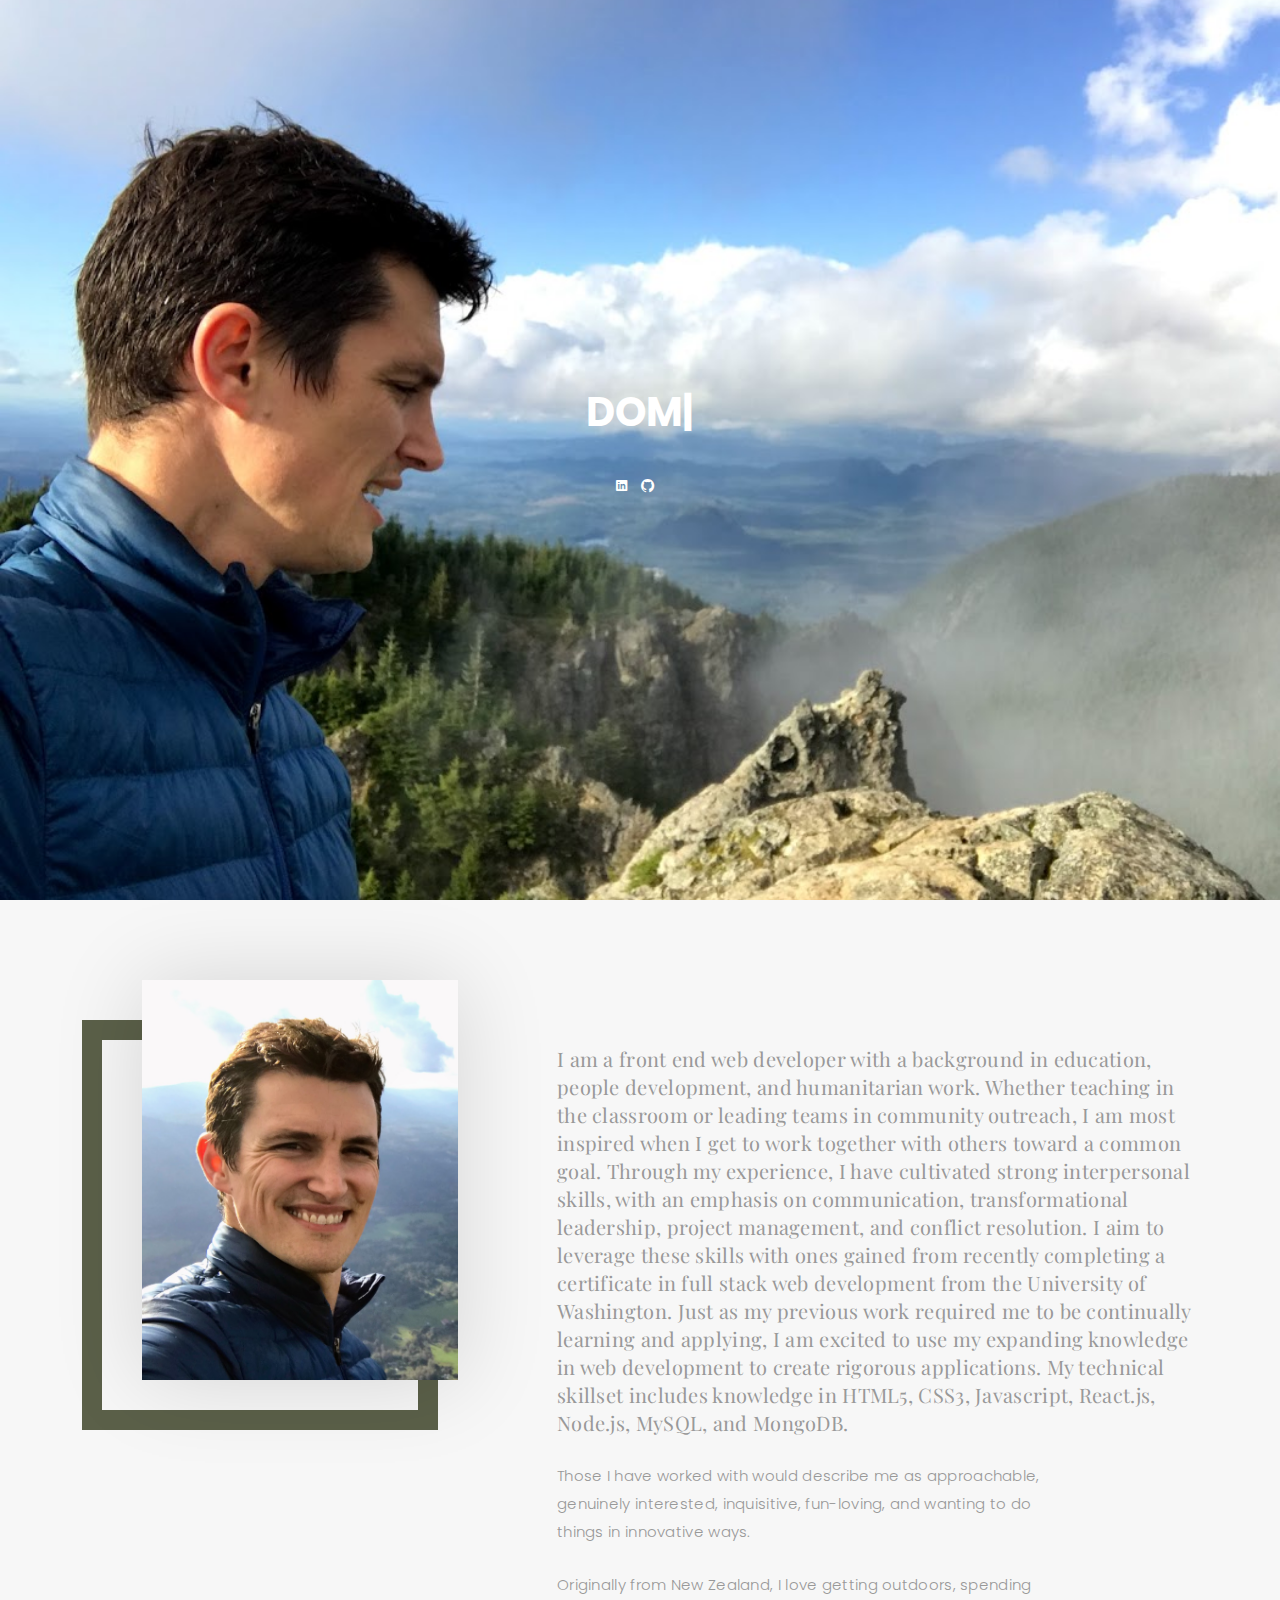
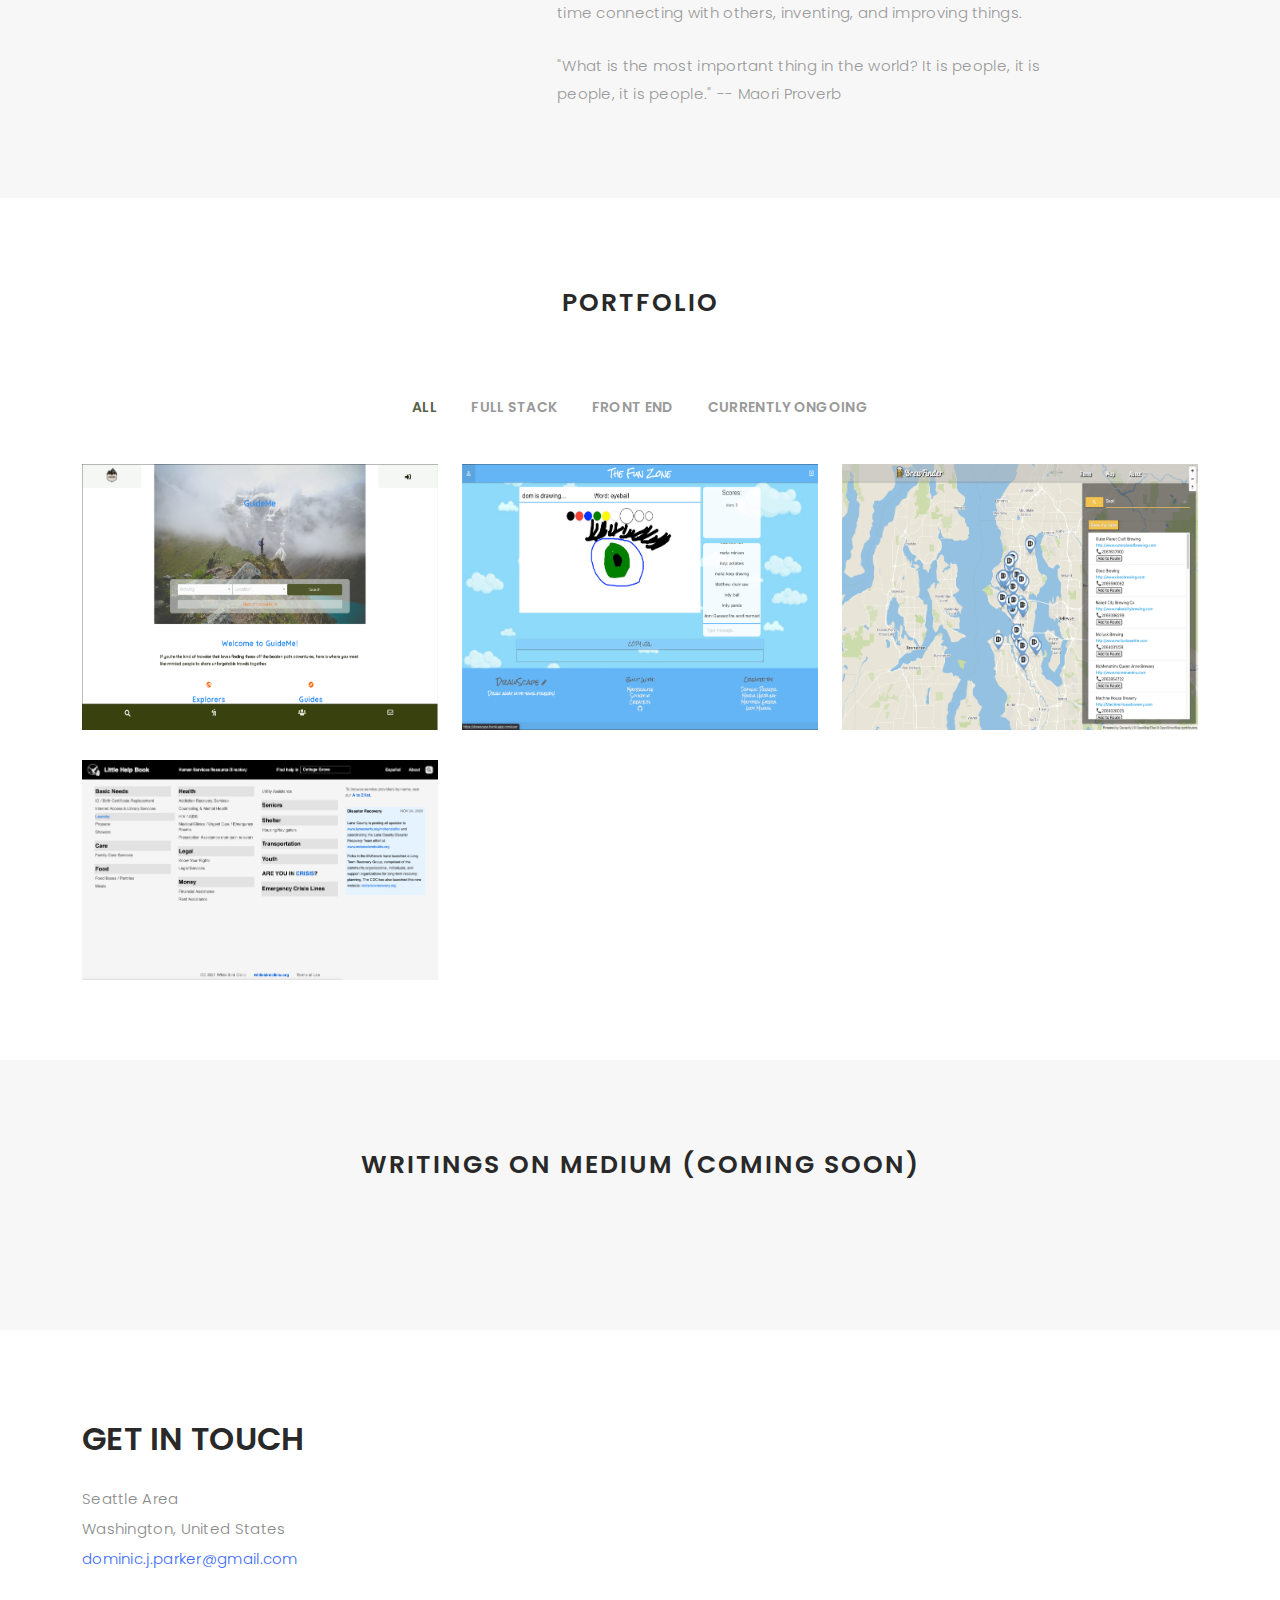
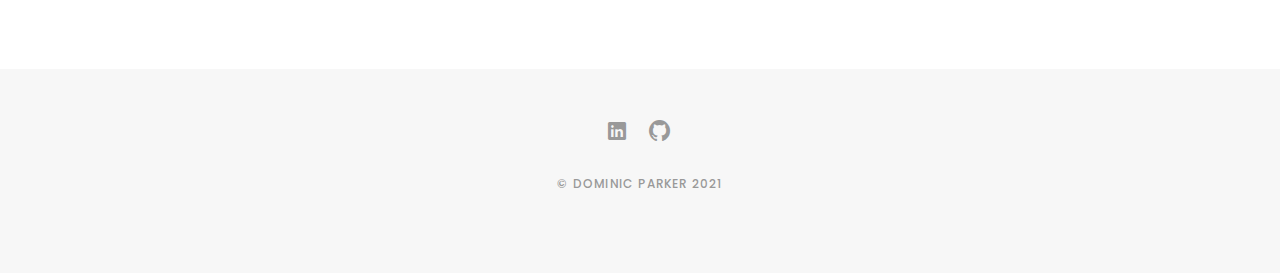
<file: index.html>
<!DOCTYPE html>
<html lang="en">

<head>
  <meta charset="utf-8">
  <meta content="width=device-width, initial-scale=1.0" name="viewport">

  <title>domjparker Portfolio</title>
  <meta content="" name="description">
  <meta content="" name="keywords">

  <!-- Favicons -->
  <link href="assets/img/IMG_8957-removebg-preview copy.png" rel="icon">
  <link href="assets/img/apple-touch-icon.png" rel="apple-touch-icon">

  <!-- Google Fonts -->
  <link href="https://fonts.googleapis.com/css?family=Poppins:300,300i,400,400i,500,500i,600,600i,700,700i|Playfair+Display:400,400i,500,500i,600,600i,700,700i,900,900i" rel="stylesheet">

  <!-- Vendor CSS Files -->
  <link href="assets/vendor/bootstrap/css/bootstrap.min.css" rel="stylesheet">
  <link href="assets/vendor/hover/hover.min.css" rel="stylesheet">
  <link href="assets/vendor/ionicons/css/ionicons.min.css" rel="stylesheet">
  <link href="assets/vendor/boxicons/css/boxicons.min.css" rel="stylesheet">
  <link href="assets/vendor/venobox/venobox.css" rel="stylesheet">
  <link href="assets/vendor/owl.carousel/assets/owl.carousel.min.css" rel="stylesheet">

  <!-- Template Main CSS File -->
  <link href="assets/css/style.css" rel="stylesheet">

  <!-- =======================================================
  * Template Name: Folio - v3.0.0
  * Template URL: https://bootstrapmade.com/folio-bootstrap-portfolio-template/
  * Author: BootstrapMade.com
  * License: https://bootstrapmade.com/license/
  ======================================================== -->
</head>

<body>

  <!-- ======= Navbar ======= -->
  <nav id="main-nav">
    <div class="container d-lg-flex justify-content-between align-items-center">

      <div class="d-flex justify-content-between">
        <div class="logo me-auto">
          <a href="index.html"><img src="assets/img/IMG_8957-removebg-preview copy.png" alt="profile image"></a>
        </div>
        <!-- <h1>Dominic Parker</h1> -->
        <div class="responsive"><i data-icon="m" class="ion-navicon-round"></i></div>
      </div>

      <ul class="nav-menu list-unstyled">
        <li><a href="index.html" class="smoothScroll">Home</a></li>
        <li><a href="#about" class="smoothScroll">About</a></li>
        <li><a href="#portfolio" class="smoothScroll">Portfolio</a></li>
        <li><a href="#journal" class="smoothScroll">Writings on Medium</a></li>
        <li><a href="#contact" class="smoothScroll">Contact</a></li>
      </ul>

    </div>
  </nav><!-- End Navbar -->

  <!-- ======= Hero Section ======= -->
  <div id="hero" class="home">

    <div class="container">
      <div class="hero-content">
        <h1><span class="typed"></span></h1>
        <p class="typed-items" data-typed-person="Dominic Parker"></p>
        <ul class="list-unstyled list-social">
          <li><a href="https://www.linkedin.com/in/dominic-j-parker/"><i class="ion-social-linkedin"></i></a></li>
          <li><a href="https://github.com/domjparker"><i class="ion-social-github"></i></a></li>
        </ul>
      </div>
    </div>
  </div><!-- End Hero -->

  <main id="main">

    <!-- ======= About Section ======= -->
    <div id="about" class="paddsection">
      <div class="container">
        <div class="row justify-content-between">

          <div class="col-lg-4">
            <div class="div-img-bg">
              <div class="about-img">
                <img src="assets/img/IMG_8957_closeup.jpg" class="img-responsive" alt="me">
              </div>
            </div>
          </div>

          <div class="col-lg-7">
            <div class="about-descr">

              <p class="p-heading">I am a front end web developer with a background in education, people development, and humanitarian work. Whether teaching in the classroom or leading teams in community outreach, I am most inspired when I get to work together with others toward a common goal. Through my experience, I have cultivated strong interpersonal skills, with an emphasis on communication, transformational leadership, project management, and conflict resolution. I aim to leverage these skills with ones gained from recently completing a certificate in full stack web development from the University of Washington. Just as my previous work required me to be continually learning and applying, I am excited to use my expanding knowledge in web development to create rigorous applications. My technical skillset includes knowledge in HTML5, CSS3, Javascript, React.js, Node.js, MySQL, and MongoDB.
              </p>
              <p class="separator">Those I have worked with would describe me as approachable, genuinely interested, inquisitive, fun-loving, and wanting to do things in innovative ways.
              </p>
              <p class="separator"> Originally from New Zealand, I love getting outdoors, spending time connecting with others, inventing, and improving things.
              </p>
              <p class="separator">"What is the most important thing in the world? It is people, it is people, it is people." -- Maori Proverb
              </p>

            </div>

          </div>
        </div>
      </div>
    </div><!-- End About Section -->

    <!-- ======= Services Section ======= -->
    <!-- <div id="services">
      <div class="container">

        <div class="services-carousel owl-theme">

          <div class="services-block">

            <i class="ion-ios-browsers-outline"></i>
            <span>UI/UX DESIGN</span>
            <p class="separator">To an English person, it will seem like simplified English,told me what </p>

          </div>

          <div class="services-block">

            <i class="ion-ios-lightbulb-outline"></i>
            <span>BRAND IDENTITY</span>
            <p class="separator">To an English person, it will seem like simplified English,told me what </p>

          </div>

          <div class="services-block">

            <i class="ion-ios-color-wand-outline"></i>
            <span>WEB DESIGN</span>
            <p class="separator">To an English person, it will seem like simplified English,told me what </p>

          </div>

          <div class="services-block">

            <i class="ion-social-android-outline"></i>
            <span>MOBILE APPS</span>
            <p class="separator">To an English person, it will seem like simplified English,told me what </p>

          </div>

          <div class="services-block">

            <i class="ion-ios-analytics-outline"></i>
            <span>Analytics</span>
            <p class="separator">To an English person, it will seem like simplified English,told me what </p>

          </div>

          <div class="services-block">

            <i class="ion-ios-camera-outline"></i>
            <span>PHOTOGRAPHY</span>
            <p class="separator">To an English person, it will seem like simplified English,told me what </p>

          </div>

        </div>

      </div>

    </div> -->
    <!-- End Services Section -->

    <!-- ======= Portfolio Section ======= -->
    <div id="portfolio" class="paddsection">

      <div class="container">
        <div class="section-title text-center">
          <h2>Portfolio</h2>
        </div>
      </div>

      <div class="container">

        <div class="row">
          <div class="col-lg-12 d-flex justify-content-center">
            <ul id="portfolio-flters">
              <li data-filter="*" class="filter-active">All</li>
              <li data-filter=".filter-full-stack">Full Stack</li>
              <li data-filter=".filter-front-end">Front End</li>
              <li data-filter=".filter-currently-ongoing">Currently Ongoing</li>
              <!-- <li data-filter=".filter-web">Web</li> -->
            </ul>
          </div>
        </div>

        <div class="row portfolio-container">

          <div class="col-lg-4 col-md-6 portfolio-item filter-full-stack">
            <img src="assets/img/portfolio/GuideMe.png" class="img-fluid" alt="GuideMe image">
            <div class="portfolio-info">
              <h4>GuideMe</h4>
              <p>Full Stack MERN application enabling explorers and guides to connect so that more people can enjoy the outdoors.</p>
              <p></p>
              <a href="https://guidemedimma.herokuapp.com/" data-gall="portfolioGallery" class="preview-link" title="application"><i class="bx bx-link-external"></i></a>
              <a href="https://github.com/domjparker/GuideMe-FE.git" class="details-link" title="github repo"><i class="bx bxl-github"></i></a>
            </div>
          </div>
          
          <div class="col-lg-4 col-md-6 portfolio-item filter-full-stack">
            <img src="assets/img/portfolio/DrawScape.png" class="img-fluid" alt="DrawScape image">
            <div class="portfolio-info">
              <h4>DrawScape</h4>
              <p>Full Stack application built using Handlebars, Socket.io, and MySQL. Allows users to draw online in a fun, game environment, while real-time messaging with friends and family.</p>
              <p>"Honestly, this is one of the better projects I've seen [from bootcamp participants]. You really knocked it out of the park." --Grader</p>
              <a href="https://drawscape.herokuapp.com/" data-gall="portfolioGallery" class="preview-link" title="application"><i class="bx bx-link-external"></i></a>
              <a href="https://github.com/domjparker/DrawScape.git" class="details-link" title="github repo"><i class="bx bxl-github"></i></a>
            </div>
          </div>

          <div class="col-lg-4 col-md-6 portfolio-item filter-front-end">
            <img src="assets/img/portfolio/brewfinder.png" class="img-fluid" alt="BrewFinder image">
            <div class="portfolio-info">
              <h4>BrewFinder</h4>
              <p>Front end application built using Materialize and Open Street Map. Integrates a brewery API and a mapping API so that you can find brewery establishments across the U.S.</p>
              <a href="https://domjparker.github.io/brewfinder/" data-gall="portfolioGallery" class="preview-link" title="application"><i class="bx bx-link-external"></i></a>
              <a href="https://github.com/domjparker/brewfinder.git" class="details-link" title="github repo"><i class="bx bxl-github"></i></a>
            </div>
          </div>

          <div class="col-lg-4 col-md-6 portfolio-item filter-currently-ongoing">
            <img src="assets/img/portfolio/LittleHelpBook.png" class="img-fluid" alt="Little Help Book image">
            <div class="portfolio-info">
              <h4>Little Help Book</h4>
              <p>Community driven project made collaboratively with volunteers from the Open Eugene Brigade of Code For America. Provides a digital resource of social services compiled by White Bird Clinic.</p>
              <a href="https://little-help-book.netlify.app/table-of-contents-style-homepage/index.html" data-gall="portfolioGallery" class="preview-link" title="application"><i class="bx bx-link-external"></i></a>
              <a href="https://github.com/OpenEugene/little-help-book-web" class="details-link" title="github repo"><i class="bx bxl-github"></i></a>
            </div>
          </div>

          <!-- <div class="col-lg-4 col-md-6 portfolio-item filter-card">
            <img src="assets/img/portfolio/portfolio-4.jpg" class="img-fluid" alt="">
            <div class="portfolio-info">
              <h4>Card 2</h4>
              <p>Card</p>
              <a href="assets/img/portfolio/portfolio-4.jpg" data-gall="portfolioGallery" class="preview-link" title="Card 2"><i class="bx bx-plus"></i></a>
              <a href="portfolio-details.html" class="details-link" title="More Details"><i class="bx bx-link"></i></a>
            </div>
          </div>

          <div class="col-lg-4 col-md-6 portfolio-item filter-web">
            <img src="assets/img/portfolio/portfolio-5.jpg" class="img-fluid" alt="">
            <div class="portfolio-info">
              <h4>Web 2</h4>
              <p>Web</p>
              <a href="assets/img/portfolio/portfolio-5.jpg" data-gall="portfolioGallery" class="venobox preview-link" title="Web 2"><i class="bx bx-plus"></i></a>
              <a href="portfolio-details.html" class="details-link" title="More Details"><i class="bx bx-link"></i></a>
            </div>
          </div>

          <div class="col-lg-4 col-md-6 portfolio-item filter-app">
            <img src="assets/img/portfolio/portfolio-6.jpg" class="img-fluid" alt="">
            <div class="portfolio-info">
              <h4>App 3</h4>
              <p>App</p>
              <a href="assets/img/portfolio/portfolio-6.jpg" data-gall="portfolioGallery" class="venobox preview-link" title="App 3"><i class="bx bx-plus"></i></a>
              <a href="portfolio-details.html" class="details-link" title="More Details"><i class="bx bx-link"></i></a>
            </div>
          </div> -->

        </div>

      </div>

    </div><!-- End Portfolio Section -->

    <!-- ======= Journal Section ======= -->
    <div id="journal" class="text-left paddsection">

      <div class="container">
        <div class="section-title text-center">
          <h2>Writings On Medium (Coming Soon)</h2>
        </div>
      </div>

      <div class="container">
        <div class="journal-block">
          <div class="row">

            <!-- <div class="col-lg-4 col-md-6">
              <div class="journal-info">

                <a href="blog-single.html"><img src="assets/img/blog-post-1.jpg" class="img-responsive" alt="img"></a>

                <div class="journal-txt">

                  <h4><a href="blog-single.html">SO LETS MAKE THE MOST IS BEAUTIFUL</a></h4>
                  <p class="separator">To an English person, it will seem like simplified English
                  </p>

                </div>

              </div>
            </div> -->

          </div>
        </div>
      </div>

    </div><!-- End Journal Section -->

    <!-- ======= Contact Section ======= -->
    <div id="contact" class="paddsection">
      <div class="container">
        <div class="contact-block1">
          <div class="row">

            <div class="col-lg-6">
              <div class="contact-contact">

                <h2 class="mb-30">GET IN TOUCH</h2>

                <ul class="contact-details">
                  <li><span>Seattle Area</span></li>
                  <li><span>Washington, United States</span></li>
                  <li><span><a id="mail-to" href="mailto:dominic.j.parker@gmail.com" target="_blank" rel="noopener noreferrer">dominic.j.parker@gmail.com</a></span></li>
                </ul>

              </div>
            </div>

            <!-- <div class="col-lg-6">
              <form action="forms/contact.php" method="post" role="form" class="php-email-form">
                <div class="row">

                  <div class="col-lg-6">
                    <div class="form-group contact-block1">
                      <input type="text" name="name" class="form-control" id="name" placeholder="Your Name" data-rule="minlen:4" data-msg="Please enter at least 4 chars" />
                      <div class="validate"></div>
                    </div>
                  </div>

                  <div class="col-lg-6 mt-3 mt-md-0">
                    <div class="form-group">
                      <input type="email" class="form-control" name="email" id="email" placeholder="Your Email" data-rule="email" data-msg="Please enter a valid email" />
                      <div class="validate"></div>
                    </div>
                  </div>

                  <div class="col-lg-12 mt-3">
                    <div class="form-group">
                      <input type="text" class="form-control" name="subject" id="subject" placeholder="Subject" data-rule="minlen:4" data-msg="Please enter at least 8 chars of subject" />
                      <div class="validate"></div>
                    </div>
                  </div>

                  <div class="col-lg-12 mt-3">
                    <div class="form-group">
                      <textarea class="form-control" name="message" data-rule="required" data-msg="Please write something for us" placeholder="Message"></textarea>
                      <div class="validate"></div>
                    </div>
                  </div>

                  <div class="col-lg-12 mb-3">
                    <div class="loading">Loading</div>
                    <div class="error-message"></div>
                    <div class="sent-message">Your message has been sent. Thank you!</div>
                  </div>

                  <div class="col-lg-12">
                    <input type="submit" class="btn btn-defeault btn-send" value="Send message">
                  </div>

                </div>
              </form>
            </div> -->
          </div>
        </div>
      </div>
    </div><!-- End Contact Section -->

  </main><!-- End #main -->

  <!-- ======= Footer ======= -->
  <div id="footer" class="text-center">
    <div class="container">
      <div class="socials-media text-center">

        <ul class="list-unstyled">
          <li><a href="https://www.linkedin.com/in/dominic-j-parker/"><i class="ion-social-linkedin"></i></a></li>
          <li><a href="https://github.com/domjparker"><i class="ion-social-github"></i></a></li>
        </ul>

      </div>

      <p>&copy; Dominic Parker 2021</p>

      

    </div>
  </div><!-- End Footer -->

  <!-- Vendor JS Files -->
  <script src="assets/vendor/jquery/jquery.min.js"></script>
  <script src="assets/vendor/bootstrap/js/bootstrap.bundle.min.js"></script>
  <script src="assets/vendor/jquery.easing/jquery.easing.min.js"></script>
  <script src="assets/vendor/php-email-form/validate.js"></script>
  <script src="assets/vendor/typed/typed.js"></script>
  <script src="assets/vendor/jquery-sticky/jquery.sticky.js"></script>
  <script src="assets/vendor/isotope-layout/isotope.pkgd.min.js"></script>
  <script src="assets/vendor/venobox/venobox.min.js"></script>
  <script src="assets/vendor/owl.carousel/owl.carousel.min.js"></script>

  <!-- Template Main JS File -->
  <script src="assets/js/main.js"></script>

</body>

</html>
</file>
<file: assets/vendor/venobox/venobox.css>
/* ------ venobox.css --------*/
.vbox-overlay *, .vbox-overlay *:before, .vbox-overlay *:after{
    -webkit-backface-visibility: hidden;
    -webkit-box-sizing:border-box;
    -moz-box-sizing:border-box;
    box-sizing:border-box;
}
.vbox-overlay * { 
    -webkit-backface-visibility: visible;
    backface-visibility: visible;
}
.vbox-overlay{
    display: -webkit-flex;
    display: flex;
    -webkit-flex-direction: column;
    flex-direction: column;
    -webkit-justify-content: center;
    justify-content: center;
    -webkit-align-items: center;
    align-items: center;
    position: fixed;
    left: 0;
    top: 0;
    bottom: 0;
    right: 0;
    z-index: 999999;
}

/* ----- navigation ----- */
.vbox-title{
    width: 100%;
    height: 40px;
    float: left;
    text-align: center;
    line-height: 28px;
    font-size: 12px;
    padding: 6px 50px;
    overflow: hidden;
    position: fixed;
    display: none;
    left: 0;
    z-index: 89;
}
.vbox-close{
    cursor: pointer;
    position: fixed;
    top: -1px;
    right: 0;
    width: 50px;
    height: 40px;
    padding: 6px;
    display: block;
    background-position:10px center;
    overflow: hidden;
    font-size: 24px;
    line-height: 1;
    text-align: center;
    z-index: 99;
}
.vbox-left{
    cursor: pointer;
    position: fixed;
    left: 0;
    height: 40px;
    overflow: hidden;
    line-height: 28px;
    font-size: 12px;
    z-index: 99;
    display: flex;
    align-items:center;
}
.vbox-num{
    display: inline-block;
    margin: 6px 0 6px 15px;
}
/* ----- Social share ----- */
.vbox-share{
    line-height: 28px;
    font-size: 12px;
    overflow: hidden;
    position: fixed;
    left: 0;
    z-index: 98;
    display: flex;
    align-items:center;
    justify-content: center;
    width: 100%;
    text-align: center;
}
.vbox-share svg{
    max-height: 28px;
    width: 28px;
    z-index: 10;
    margin-left: 12px;
    margin-top: 6px;
    margin-bottom: 6px;
    vertical-align: middle;
}


/* ----- navigation ARROWS ----- */
.vbox-next, .vbox-prev{
    position: fixed;
    top: 50%;
    margin-top: -15px;
    overflow: hidden;
    cursor: pointer;
    display: block;
    width: 45px;
    height: 45px;
    z-index: 99;
}
.vbox-next span, .vbox-prev span{
    position: relative;
    width: 20px;
    height: 20px;
    border: 2px solid transparent;
    border-top-color: #B6B6B6;
    border-right-color: #B6B6B6;
    text-indent: -100px;
    position: absolute;
    top: 8px;
    display: block;
}
.vbox-prev{
    left: 15px;
}
.vbox-next{
    right: 15px;
}
.vbox-prev span{
    left: 10px;
    -ms-transform: rotate(-135deg);
    -webkit-transform: rotate(-135deg);
    transform: rotate(-135deg);
}
.vbox-next span{
    -ms-transform: rotate(45deg);
    -webkit-transform: rotate(45deg);
    transform: rotate(45deg);
    right: 10px;
}
/* ------- inline window ------ */
.vbox-inline{
    width: 420px;
    height: 315px;
    height: 70vh;
    padding: 10px;
    background: #fff;
    margin: 0 auto;
    overflow: auto;
    text-align: left;
}
/* ------- Video & iFrames window ------ */
.venoframe{
    max-width: 100%;
    width: 100%;
    border: none;
    width: 100%;
    height: 260px;
    height: 70vh;
}
.venoframe.vbvid{
    height: 260px;
}
@media (min-width: 768px) {
    .venoframe, .vbox-inline{
        width: 90%;
        height: 360px;
        height: 70vh;
    }
    .venoframe.vbvid{
        width: 640px;
        height: 360px;
    }
}
@media (min-width: 992px) {
    .venoframe, .vbox-inline{
        max-width: 1200px;
        width: 80%;
        height: 540px;
        height: 70vh;
    }
    .venoframe.vbvid{
        width: 960px;
        height: 540px;
    }
}
/* 
Please do NOT edit this part! 
or at least read this note: http://i.imgur.com/7C0ws9e.gif
*/
.vbox-open{
    overflow: hidden;
}
.vbox-container{
    position: absolute;
    left: 0;
    right: 0;
    top: 0;
    bottom: 0;
    overflow-x: hidden;
    overflow-y: scroll;
    overflow-scrolling: touch;
    -webkit-overflow-scrolling: touch;
    z-index: 20;
    max-height: 100%;

}

.vbox-content{
    text-align: center;
    float: left;
    width: 100%;
    position: relative;
    overflow: hidden;
    padding: 20px 4%;
}
.vbox-container img{
    max-width: 100%;
    height: auto;
}
.vbox-figlio{
    box-shadow: 0 0 12px rgba(0,0,0,0.19), 0 6px 6px rgba(0,0,0,0.23);
    max-width: 100%;
    text-align: initial;
}
img.vbox-figlio{
    -webkit-user-select: none;
-khtml-user-select: none;
-moz-user-select: none;
-o-user-select: none;
user-select: none;
}
.vbox-content.swipe-left{
    margin-left: -200px !important;
}
.vbox-content.swipe-right{
    margin-left: 200px !important;
}
.vbox-animated{
    webkit-transition: margin 300ms ease-out;
    transition: margin 300ms ease-out;
}

/* ---------- preloader ----------
 * SPINKIT 
 * http://tobiasahlin.com/spinkit/
-------------------------------- */
.sk-double-bounce,.sk-rotating-plane{width:40px;height:40px;margin:40px auto}.sk-rotating-plane{background-color:#333;-webkit-animation:sk-rotatePlane 1.2s infinite ease-in-out;animation:sk-rotatePlane 1.2s infinite ease-in-out}@-webkit-keyframes sk-rotatePlane{0%{-webkit-transform:perspective(120px) rotateX(0) rotateY(0);transform:perspective(120px) rotateX(0) rotateY(0)}50%{-webkit-transform:perspective(120px) rotateX(-180.1deg) rotateY(0);transform:perspective(120px) rotateX(-180.1deg) rotateY(0)}100%{-webkit-transform:perspective(120px) rotateX(-180deg) rotateY(-179.9deg);transform:perspective(120px) rotateX(-180deg) rotateY(-179.9deg)}}@keyframes sk-rotatePlane{0%{-webkit-transform:perspective(120px) rotateX(0) rotateY(0);transform:perspective(120px) rotateX(0) rotateY(0)}50%{-webkit-transform:perspective(120px) rotateX(-180.1deg) rotateY(0);transform:perspective(120px) rotateX(-180.1deg) rotateY(0)}100%{-webkit-transform:perspective(120px) rotateX(-180deg) rotateY(-179.9deg);transform:perspective(120px) rotateX(-180deg) rotateY(-179.9deg)}}.sk-double-bounce{position:relative}.sk-double-bounce .sk-child{width:100%;height:100%;border-radius:50%;background-color:#333;opacity:.6;position:absolute;top:0;left:0;-webkit-animation:sk-doubleBounce 2s infinite ease-in-out;animation:sk-doubleBounce 2s infinite ease-in-out}.sk-chasing-dots .sk-child,.sk-spinner-pulse,.sk-three-bounce .sk-child{background-color:#333;border-radius:100%}.sk-double-bounce .sk-double-bounce2{-webkit-animation-delay:-1s;animation-delay:-1s}@-webkit-keyframes sk-doubleBounce{0%,100%{-webkit-transform:scale(0);transform:scale(0)}50%{-webkit-transform:scale(1);transform:scale(1)}}@keyframes sk-doubleBounce{0%,100%{-webkit-transform:scale(0);transform:scale(0)}50%{-webkit-transform:scale(1);transform:scale(1)}}.sk-wave{margin:40px auto;width:50px;height:40px;text-align:center;font-size:10px}.sk-wave .sk-rect{background-color:#333;height:100%;width:6px;display:inline-block;-webkit-animation:sk-waveStretchDelay 1.2s infinite ease-in-out;animation:sk-waveStretchDelay 1.2s infinite ease-in-out}.sk-wave .sk-rect1{-webkit-animation-delay:-1.2s;animation-delay:-1.2s}.sk-wave .sk-rect2{-webkit-animation-delay:-1.1s;animation-delay:-1.1s}.sk-wave .sk-rect3{-webkit-animation-delay:-1s;animation-delay:-1s}.sk-wave .sk-rect4{-webkit-animation-delay:-.9s;animation-delay:-.9s}.sk-wave .sk-rect5{-webkit-animation-delay:-.8s;animation-delay:-.8s}@-webkit-keyframes sk-waveStretchDelay{0%,100%,40%{-webkit-transform:scaleY(.4);transform:scaleY(.4)}20%{-webkit-transform:scaleY(1);transform:scaleY(1)}}@keyframes sk-waveStretchDelay{0%,100%,40%{-webkit-transform:scaleY(.4);transform:scaleY(.4)}20%{-webkit-transform:scaleY(1);transform:scaleY(1)}}.sk-wandering-cubes{margin:40px auto;width:40px;height:40px;position:relative}.sk-wandering-cubes .sk-cube{background-color:#333;width:10px;height:10px;position:absolute;top:0;left:0;-webkit-animation:sk-wanderingCube 1.8s ease-in-out -1.8s infinite both;animation:sk-wanderingCube 1.8s ease-in-out -1.8s infinite both}.sk-chasing-dots,.sk-spinner-pulse{width:40px;height:40px;margin:40px auto}.sk-wandering-cubes .sk-cube2{-webkit-animation-delay:-.9s;animation-delay:-.9s}@-webkit-keyframes sk-wanderingCube{0%{-webkit-transform:rotate(0);transform:rotate(0)}25%{-webkit-transform:translateX(30px) rotate(-90deg) scale(.5);transform:translateX(30px) rotate(-90deg) scale(.5)}50%{-webkit-transform:translateX(30px) translateY(30px) rotate(-179deg);transform:translateX(30px) translateY(30px) rotate(-179deg)}50.1%{-webkit-transform:translateX(30px) translateY(30px) rotate(-180deg);transform:translateX(30px) translateY(30px) rotate(-180deg)}75%{-webkit-transform:translateX(0) translateY(30px) rotate(-270deg) scale(.5);transform:translateX(0) translateY(30px) rotate(-270deg) scale(.5)}100%{-webkit-transform:rotate(-360deg);transform:rotate(-360deg)}}@keyframes sk-wanderingCube{0%{-webkit-transform:rotate(0);transform:rotate(0)}25%{-webkit-transform:translateX(30px) rotate(-90deg) scale(.5);transform:translateX(30px) rotate(-90deg) scale(.5)}50%{-webkit-transform:translateX(30px) translateY(30px) rotate(-179deg);transform:translateX(30px) translateY(30px) rotate(-179deg)}50.1%{-webkit-transform:translateX(30px) translateY(30px) rotate(-180deg);transform:translateX(30px) translateY(30px) rotate(-180deg)}75%{-webkit-transform:translateX(0) translateY(30px) rotate(-270deg) scale(.5);transform:translateX(0) translateY(30px) rotate(-270deg) scale(.5)}100%{-webkit-transform:rotate(-360deg);transform:rotate(-360deg)}}.sk-spinner-pulse{-webkit-animation:sk-pulseScaleOut 1s infinite ease-in-out;animation:sk-pulseScaleOut 1s infinite ease-in-out}@-webkit-keyframes sk-pulseScaleOut{0%{-webkit-transform:scale(0);transform:scale(0)}100%{-webkit-transform:scale(1);transform:scale(1);opacity:0}}@keyframes sk-pulseScaleOut{0%{-webkit-transform:scale(0);transform:scale(0)}100%{-webkit-transform:scale(1);transform:scale(1);opacity:0}}.sk-chasing-dots{position:relative;text-align:center;-webkit-animation:sk-chasingDotsRotate 2s infinite linear;animation:sk-chasingDotsRotate 2s infinite linear}.sk-chasing-dots .sk-child{width:60%;height:60%;display:inline-block;position:absolute;top:0;-webkit-animation:sk-chasingDotsBounce 2s infinite ease-in-out;animation:sk-chasingDotsBounce 2s infinite ease-in-out}.sk-chasing-dots .sk-dot2{top:auto;bottom:0;-webkit-animation-delay:-1s;animation-delay:-1s}@-webkit-keyframes sk-chasingDotsRotate{100%{-webkit-transform:rotate(360deg);transform:rotate(360deg)}}@keyframes sk-chasingDotsRotate{100%{-webkit-transform:rotate(360deg);transform:rotate(360deg)}}@-webkit-keyframes sk-chasingDotsBounce{0%,100%{-webkit-transform:scale(0);transform:scale(0)}50%{-webkit-transform:scale(1);transform:scale(1)}}@keyframes sk-chasingDotsBounce{0%,100%{-webkit-transform:scale(0);transform:scale(0)}50%{-webkit-transform:scale(1);transform:scale(1)}}.sk-three-bounce{margin:40px auto;width:80px;text-align:center}.sk-three-bounce .sk-child{width:20px;height:20px;display:inline-block;-webkit-animation:sk-three-bounce 1.4s ease-in-out 0s infinite both;animation:sk-three-bounce 1.4s ease-in-out 0s infinite both}.sk-circle .sk-child:before,.sk-fading-circle .sk-circle:before{display:block;border-radius:100%;content:'';background-color:#333}.sk-three-bounce .sk-bounce1{-webkit-animation-delay:-.32s;animation-delay:-.32s}.sk-three-bounce .sk-bounce2{-webkit-animation-delay:-.16s;animation-delay:-.16s}@-webkit-keyframes sk-three-bounce{0%,100%,80%{-webkit-transform:scale(0);transform:scale(0)}40%{-webkit-transform:scale(1);transform:scale(1)}}@keyframes sk-three-bounce{0%,100%,80%{-webkit-transform:scale(0);transform:scale(0)}40%{-webkit-transform:scale(1);transform:scale(1)}}.sk-circle{margin:40px auto;width:40px;height:40px;position:relative}.sk-circle .sk-child{width:100%;height:100%;position:absolute;left:0;top:0}.sk-circle .sk-child:before{margin:0 auto;width:15%;height:15%;-webkit-animation:sk-circleBounceDelay 1.2s infinite ease-in-out both;animation:sk-circleBounceDelay 1.2s infinite ease-in-out both}.sk-circle .sk-circle2{-webkit-transform:rotate(30deg);-ms-transform:rotate(30deg);transform:rotate(30deg)}.sk-circle .sk-circle3{-webkit-transform:rotate(60deg);-ms-transform:rotate(60deg);transform:rotate(60deg)}.sk-circle .sk-circle4{-webkit-transform:rotate(90deg);-ms-transform:rotate(90deg);transform:rotate(90deg)}.sk-circle .sk-circle5{-webkit-transform:rotate(120deg);-ms-transform:rotate(120deg);transform:rotate(120deg)}.sk-circle .sk-circle6{-webkit-transform:rotate(150deg);-ms-transform:rotate(150deg);transform:rotate(150deg)}.sk-circle .sk-circle7{-webkit-transform:rotate(180deg);-ms-transform:rotate(180deg);transform:rotate(180deg)}.sk-circle .sk-circle8{-webkit-transform:rotate(210deg);-ms-transform:rotate(210deg);transform:rotate(210deg)}.sk-circle .sk-circle9{-webkit-transform:rotate(240deg);-ms-transform:rotate(240deg);transform:rotate(240deg)}.sk-circle .sk-circle10{-webkit-transform:rotate(270deg);-ms-transform:rotate(270deg);transform:rotate(270deg)}.sk-circle .sk-circle11{-webkit-transform:rotate(300deg);-ms-transform:rotate(300deg);transform:rotate(300deg)}.sk-circle .sk-circle12{-webkit-transform:rotate(330deg);-ms-transform:rotate(330deg);transform:rotate(330deg)}.sk-circle .sk-circle2:before{-webkit-animation-delay:-1.1s;animation-delay:-1.1s}.sk-circle .sk-circle3:before{-webkit-animation-delay:-1s;animation-delay:-1s}.sk-circle .sk-circle4:before{-webkit-animation-delay:-.9s;animation-delay:-.9s}.sk-circle .sk-circle5:before{-webkit-animation-delay:-.8s;animation-delay:-.8s}.sk-circle .sk-circle6:before{-webkit-animation-delay:-.7s;animation-delay:-.7s}.sk-circle .sk-circle7:before{-webkit-animation-delay:-.6s;animation-delay:-.6s}.sk-circle .sk-circle8:before{-webkit-animation-delay:-.5s;animation-delay:-.5s}.sk-circle .sk-circle9:before{-webkit-animation-delay:-.4s;animation-delay:-.4s}.sk-circle .sk-circle10:before{-webkit-animation-delay:-.3s;animation-delay:-.3s}.sk-circle .sk-circle11:before{-webkit-animation-delay:-.2s;animation-delay:-.2s}.sk-circle .sk-circle12:before{-webkit-animation-delay:-.1s;animation-delay:-.1s}@-webkit-keyframes sk-circleBounceDelay{0%,100%,80%{-webkit-transform:scale(0);transform:scale(0)}40%{-webkit-transform:scale(1);transform:scale(1)}}@keyframes sk-circleBounceDelay{0%,100%,80%{-webkit-transform:scale(0);transform:scale(0)}40%{-webkit-transform:scale(1);transform:scale(1)}}.sk-cube-grid{width:40px;height:40px;margin:40px auto}.sk-cube-grid .sk-cube{width:33.33%;height:33.33%;background-color:#333;float:left;-webkit-animation:sk-cubeGridScaleDelay 1.3s infinite ease-in-out;animation:sk-cubeGridScaleDelay 1.3s infinite ease-in-out}.sk-cube-grid .sk-cube1{-webkit-animation-delay:.2s;animation-delay:.2s}.sk-cube-grid .sk-cube2{-webkit-animation-delay:.3s;animation-delay:.3s}.sk-cube-grid .sk-cube3{-webkit-animation-delay:.4s;animation-delay:.4s}.sk-cube-grid .sk-cube4{-webkit-animation-delay:.1s;animation-delay:.1s}.sk-cube-grid .sk-cube5{-webkit-animation-delay:.2s;animation-delay:.2s}.sk-cube-grid .sk-cube6{-webkit-animation-delay:.3s;animation-delay:.3s}.sk-cube-grid .sk-cube7{-webkit-animation-delay:0ms;animation-delay:0ms}.sk-cube-grid .sk-cube8{-webkit-animation-delay:.1s;animation-delay:.1s}.sk-cube-grid .sk-cube9{-webkit-animation-delay:.2s;animation-delay:.2s}@-webkit-keyframes sk-cubeGridScaleDelay{0%,100%,70%{-webkit-transform:scale3D(1,1,1);transform:scale3D(1,1,1)}35%{-webkit-transform:scale3D(0,0,1);transform:scale3D(0,0,1)}}@keyframes sk-cubeGridScaleDelay{0%,100%,70%{-webkit-transform:scale3D(1,1,1);transform:scale3D(1,1,1)}35%{-webkit-transform:scale3D(0,0,1);transform:scale3D(0,0,1)}}.sk-fading-circle{margin:40px auto;width:40px;height:40px;position:relative}.sk-fading-circle .sk-circle{width:100%;height:100%;position:absolute;left:0;top:0}.sk-fading-circle .sk-circle:before{margin:0 auto;width:15%;height:15%;-webkit-animation:sk-circleFadeDelay 1.2s infinite ease-in-out both;animation:sk-circleFadeDelay 1.2s infinite ease-in-out both}.sk-fading-circle .sk-circle2{-webkit-transform:rotate(30deg);-ms-transform:rotate(30deg);transform:rotate(30deg)}.sk-fading-circle .sk-circle3{-webkit-transform:rotate(60deg);-ms-transform:rotate(60deg);transform:rotate(60deg)}.sk-fading-circle .sk-circle4{-webkit-transform:rotate(90deg);-ms-transform:rotate(90deg);transform:rotate(90deg)}.sk-fading-circle .sk-circle5{-webkit-transform:rotate(120deg);-ms-transform:rotate(120deg);transform:rotate(120deg)}.sk-fading-circle .sk-circle6{-webkit-transform:rotate(150deg);-ms-transform:rotate(150deg);transform:rotate(150deg)}.sk-fading-circle .sk-circle7{-webkit-transform:rotate(180deg);-ms-transform:rotate(180deg);transform:rotate(180deg)}.sk-fading-circle .sk-circle8{-webkit-transform:rotate(210deg);-ms-transform:rotate(210deg);transform:rotate(210deg)}.sk-fading-circle .sk-circle9{-webkit-transform:rotate(240deg);-ms-transform:rotate(240deg);transform:rotate(240deg)}.sk-fading-circle .sk-circle10{-webkit-transform:rotate(270deg);-ms-transform:rotate(270deg);transform:rotate(270deg)}.sk-fading-circle .sk-circle11{-webkit-transform:rotate(300deg);-ms-transform:rotate(300deg);transform:rotate(300deg)}.sk-fading-circle .sk-circle12{-webkit-transform:rotate(330deg);-ms-transform:rotate(330deg);transform:rotate(330deg)}.sk-fading-circle .sk-circle2:before{-webkit-animation-delay:-1.1s;animation-delay:-1.1s}.sk-fading-circle .sk-circle3:before{-webkit-animation-delay:-1s;animation-delay:-1s}.sk-fading-circle .sk-circle4:before{-webkit-animation-delay:-.9s;animation-delay:-.9s}.sk-fading-circle .sk-circle5:before{-webkit-animation-delay:-.8s;animation-delay:-.8s}.sk-fading-circle .sk-circle6:before{-webkit-animation-delay:-.7s;animation-delay:-.7s}.sk-fading-circle .sk-circle7:before{-webkit-animation-delay:-.6s;animation-delay:-.6s}.sk-fading-circle .sk-circle8:before{-webkit-animation-delay:-.5s;animation-delay:-.5s}.sk-fading-circle .sk-circle9:before{-webkit-animation-delay:-.4s;animation-delay:-.4s}.sk-fading-circle .sk-circle10:before{-webkit-animation-delay:-.3s;animation-delay:-.3s}.sk-fading-circle .sk-circle11:before{-webkit-animation-delay:-.2s;animation-delay:-.2s}.sk-fading-circle .sk-circle12:before{-webkit-animation-delay:-.1s;animation-delay:-.1s}@-webkit-keyframes sk-circleFadeDelay{0%,100%,39%{opacity:0}40%{opacity:1}}@keyframes sk-circleFadeDelay{0%,100%,39%{opacity:0}40%{opacity:1}}.sk-folding-cube{margin:40px auto;width:40px;height:40px;position:relative;-webkit-transform:rotateZ(45deg);transform:rotateZ(45deg)}.sk-folding-cube .sk-cube{float:left;width:50%;height:50%;position:relative;-webkit-transform:scale(1.1);-ms-transform:scale(1.1);transform:scale(1.1)}.sk-folding-cube .sk-cube:before{content:'';position:absolute;top:0;left:0;width:100%;height:100%;background-color:#333;-webkit-animation:sk-foldCubeAngle 2.4s infinite linear both;animation:sk-foldCubeAngle 2.4s infinite linear both;-webkit-transform-origin:100% 100%;-ms-transform-origin:100% 100%;transform-origin:100% 100%}.sk-folding-cube .sk-cube2{-webkit-transform:scale(1.1) rotateZ(90deg);transform:scale(1.1) rotateZ(90deg)}.sk-folding-cube .sk-cube3{-webkit-transform:scale(1.1) rotateZ(180deg);transform:scale(1.1) rotateZ(180deg)}.sk-folding-cube .sk-cube4{-webkit-transform:scale(1.1) rotateZ(270deg);transform:scale(1.1) rotateZ(270deg)}.sk-folding-cube .sk-cube2:before{-webkit-animation-delay:.3s;animation-delay:.3s}.sk-folding-cube .sk-cube3:before{-webkit-animation-delay:.6s;animation-delay:.6s}.sk-folding-cube .sk-cube4:before{-webkit-animation-delay:.9s;animation-delay:.9s}@-webkit-keyframes sk-foldCubeAngle{0%,10%{-webkit-transform:perspective(140px) rotateX(-180deg);transform:perspective(140px) rotateX(-180deg);opacity:0}25%,75%{-webkit-transform:perspective(140px) rotateX(0);transform:perspective(140px) rotateX(0);opacity:1}100%,90%{-webkit-transform:perspective(140px) rotateY(180deg);transform:perspective(140px) rotateY(180deg);opacity:0}}@keyframes sk-foldCubeAngle{0%,10%{-webkit-transform:perspective(140px) rotateX(-180deg);transform:perspective(140px) rotateX(-180deg);opacity:0}25%,75%{-webkit-transform:perspective(140px) rotateX(0);transform:perspective(140px) rotateX(0);opacity:1}100%,90%{-webkit-transform:perspective(140px) rotateY(180deg);transform:perspective(140px) rotateY(180deg);opacity:0}}
</file>
<file: assets/css/style.css>
/**
* Template Name: Folio - v3.0.0
* Template URL: https://bootstrapmade.com/folio-bootstrap-portfolio-template/
* Author: BootstrapMade.com
* License: https://bootstrapmade.com/license/
*/

/*--------------------------------------------------------------
# General
--------------------------------------------------------------*/
body {
  background: #ffffff;
  color: #898989;
  font-family: 'Poppins', helvetica;
  font-size: 15px;
  font-weight: 300;
  line-height: 20px;
  letter-spacing: 0.02em;
  overflow-x: hidden;
  margin: 0 auto;
  padding: 0;
  box-sizing: border-box;
}

h1, h2, h3, h4, h5, h6 {
  margin: 0;
}

h2 {
  color: #292929;
  font-weight: 600;
}

h4 {
  color: #292929;
  font-size: 14px;
  font-weight: 600;
}

a {
  color: #292929;
  text-decoration: none !important;
  transition: all 0.5s ease-in-out 0s;
}

a:hover {
  transition: all 0.5s ease-in-out 0s;
}

a:hover, a:focus {
  color: #5b6049;
  text-decoration: underline;
}

nav ul li a {
  text-decoration: none;
  padding: 2px 0 0 0;
  position: relative;
  display: block;
  font-size: 12px;
  color: #999999;
  letter-spacing: 0.1em;
  font-weight: 500;
  line-height: 14px;
  text-transform: uppercase;
  transition: all 0.5s ease-in-out 0s;
}

p {
  margin: 25px 0;
  padding: 0;
  font-size: 15px;
  color: #999999;
  line-height: 28px;
}

::-moz-selection {
  background: #5b6049;
  color: #fff;
}

::selection {
  background: #5b6049;
  color: #fff;
}

.btn {
  background: #333;
  border: medium none;
  border-radius: 0;
  color: #fff;
  font-size: 12px;
  height: 50px;
  line-height: 50px;
  padding: 0 30px;
  text-transform: uppercase;
}

.btn:hover, .btn:focus {
  color: #fff;
}

.padDiv {
  padding: 30px 20px;
}

.section-title {
  margin-bottom: 70px;
}

.section-title h2 {
  font-size: 25px;
  letter-spacing: 2px;
  text-transform: uppercase;
}

.form-control {
  background-color: transparent;
  border: 1px solid #999;
  border-radius: 0;
  color: #999999;
  font-size: 12px;
  font-weight: 500;
  height: 50px;
  letter-spacing: 0.1em;
  padding-left: 10px;
  margin: 0 0 25px 0;
  line-height: 14px;
  text-transform: uppercase;
}

.form-control:focus {
  box-shadow: none;
  outline: 0 none;
}

.paddsection {
  padding-top: 90px;
  padding-bottom: 90px;
}

.paddsections {
  padding-top: 90px;
  padding-bottom: 90px !important;
}

.hvr-shutter-in-horizontal::before {
  background: #333;
}

.hvr-shutter-in-horizontal:hover {
  background: #5b6049;
}

.mb-30 {
  margin-bottom: 30px;
}

.main-content {
  padding-top: 140px;
}

/*--------------------------------------------------------------
# Navbar
--------------------------------------------------------------*/
nav {
  position: fixed;
  background: #fff;
  z-index: 1000;
  width: 100%;
  display: none;
  padding: 15px 0;
  box-shadow: 0px 2px 92px 0px rgba(0, 0, 0, 0.18);
}

.nav-menu {
  line-height: 32px;
  margin-bottom: 0;
}

nav ul li {
  float: left;
  margin-right: 15px;
  font-family: 'Poppins', sans-serif;
  font-size: 14px;
  margin-left: 40px;
}

nav ul li a {
  padding: 2px 0 0 0;
  position: relative;
  display: block;
  font-size: 14px;
  color: #999999;
  font-family: 'Poppins', helvetica;
  font-weight: 500;
  line-height: 16px;
  text-transform: uppercase;
  letter-spacing: 0.02em;
  text-transform: capitalize;
}

.logo img {
  display: flex;
  justify-content: flex-end;
  width: 50px;
  height: 50px;
  border-radius: 50%
}

.responsive {
  display: none;
  font-size: 23px;
}

.active {
  color: #afafaf;
}

/*--------------------------------------------------------------
# Hero
--------------------------------------------------------------*/
#hero {
  background: url("../img/IMG_8963.jpg") repeat scroll center center/cover;
  height: 100vh;
  width: 100%;
}

#hero .hero-content {
  height: 100vh;
  text-align: center;
  width: 100%;
  display: flex;
  justify-content: center;
  flex-direction: column;
}

.hero-content h1 {
  font-size: 40px;
  font-weight: 700;
  margin-bottom: 10px;
  text-transform: uppercase;
  color: #fff;
}

.hero-content p {
  font-size: 13px;
  letter-spacing: 3px;
  margin-top: 0;
  margin-bottom: 30px;
  text-transform: capitalize;
  color: #fff;
  font-weight: 500;
}

.hero-content .list-social li {
  float: none;
  display: inline-block;
  margin-right: 10px;
}

.hero-content .list-social li i {
  color: #fff;
  font-size: 15px;
}

/*--------------------------------------------------------------
# Breadcrumbs
--------------------------------------------------------------*/
.breadcrumbs {
  padding: 120px 0 0 0;
  background-color: white;
  min-height: 40px;
}

@media (max-width: 992px) {
  .breadcrumbs {
    padding-top: 100px;
  }
}

.breadcrumbs h2 {
  font-size: 24px;
  font-weight: 300;
  margin: 0;
}

@media (max-width: 992px) {
  .breadcrumbs h2 {
    margin: 0 0 10px 0;
  }
}

.breadcrumbs ol {
  display: flex;
  flex-wrap: wrap;
  list-style: none;
  padding: 0;
  margin: 0;
  font-size: 14px;
}

.breadcrumbs ol li + li {
  padding-left: 10px;
}

.breadcrumbs ol li + li::before {
  display: inline-block;
  padding-right: 10px;
  color: #6c757d;
  content: "/";
}

@media (max-width: 768px) {
  .breadcrumbs .d-flex {
    display: block !important;
  }
  .breadcrumbs ol {
    display: block;
  }
  .breadcrumbs ol li {
    display: inline-block;
  }
}

/*-----------------------------------------------------------------------------------*/
/*  About
/*-----------------------------------------------------------------------------------*/
#about {
  width: 100%;
  height: auto;
  background: #f7f7f7;
  padding-top: 120px;
}

#about .div-img-bg {
  padding-bottom: 30px;
  border: 20px solid #5b6049;
}

#about .div-img-bg .about-img img {
  width: 100%;
  box-shadow: 0px 0px 85px 0px rgba(0, 0, 0, 0.14);
  margin-top: -60px;
  margin-left: 40px;
  height: 400px;
  -o-object-fit: cover;
  object-fit: cover;
}

#about .about-descr .p-heading {
  font-family: 'Playfair Display', serif;
  font-size: 20px;
  text-align: left;
}

#about .about-descr .separator {
  max-width: 80%;
  margin-bottom: 0;
  text-align: left;
}

/*--------------------------------------------------------------
# Services
--------------------------------------------------------------*/
#services {
  background: #f7f7f7;
  position: relative;
  padding-bottom: 80px;
}

.owl-item {
  float: left;
}

.services-block span {
  margin: 10px 0;
  position: relative;
  font-size: 13px;
  color: #292929;
  letter-spacing: 0.1em;
  font-weight: 500;
  text-transform: uppercase;
  display: block;
}

.services-block .separator {
  margin: 0;
  font-size: 13px;
  line-height: 22px;
}

.services-block i {
  font-size: 44px;
  color: #5b6049;
  line-height: 44px;
}

.services-carousel .owl-stage-outer {
  overflow: hidden;
}

.services-carousel .owl-dots {
  margin-top: 5px;
  text-align: center;
}

.services-carousel .owl-dot {
  display: inline-block;
  margin: 0 5px;
  width: 12px !important;
  height: 12px !important;
  border-radius: 50%;
  border: 0;
  padding: 0 !important;
  background-color: #ddd;
  cursor: pointer;
}

.services-carousel .owl-dot.active {
  background-color: #5b6049;
}

.owl-nav {
  display: none;
}

/*--------------------------------------------------------------
# Portfolio
--------------------------------------------------------------*/
#portfolio {
  position: relative;
  padding-bottom: 50px;
}

#portfolio #portfolio-flters {
  padding: 0;
  margin: 0 auto 35px auto;
  list-style: none;
  text-align: center;
  border-radius: 50px;
  padding: 2px 15px;
}

#portfolio #portfolio-flters li {
  cursor: pointer;
  display: inline-block;
  padding: 10px 15px 8px 15px;
  font-size: 14px;
  font-weight: 600;
  line-height: 1;
  text-transform: uppercase;
  color: #999999;
  margin-bottom: 5px;
  transition: all 0.3s ease-in-out;
}

#portfolio #portfolio-flters li:hover, #portfolio #portfolio-flters li.filter-active {
  color: #5b6049;
}

#portfolio #portfolio-flters li:last-child {
  margin-right: 0;
}

#portfolio .portfolio-item {
  margin-bottom: 30px;
}

#portfolio .portfolio-item .portfolio-info {
  opacity: 0;
  position: absolute;
  left: 30px;
  right: 30px;
  bottom: 0;
  z-index: 3;
  transition: all ease-in-out 0.3s;
  background: rgba(255, 255, 255, 0.9);
  padding: 15px;
}

#portfolio .portfolio-item .portfolio-info h4 {
  font-size: 18px;
  color: #666;
  font-weight: 600;
  margin-bottom: 10px;
}

#portfolio .portfolio-item .portfolio-info p {
  color: #999;
  font-size: 14px;
  margin: 0;
  padding: 0;
}

#portfolio .portfolio-item .portfolio-info .preview-link, #portfolio .portfolio-item .portfolio-info .details-link {
  position: absolute;
  right: 40px;
  font-size: 24px;
  top: calc(13px);
  color: #5b6049;
}

#portfolio .portfolio-item .portfolio-info .preview-link:hover, #portfolio .portfolio-item .portfolio-info .details-link:hover {
  color: #cab89f;
}

#portfolio .portfolio-item .portfolio-info .details-link {
  right: 10px;
}

#portfolio .portfolio-item:hover .portfolio-info {
  opacity: 1;
  bottom: 20px;
}

/*--------------------------------------------------------------
# Portfolio Details
--------------------------------------------------------------*/
.portfolio-details {
  padding-top: 30px;
}

.portfolio-details .portfolio-details-container {
  position: relative;
}

.portfolio-details .portfolio-details-carousel {
  position: relative;
  z-index: 1;
}

.portfolio-details .portfolio-details-carousel .owl-nav, .portfolio-details .portfolio-details-carousel .owl-dots {
  margin-top: 5px;
  text-align: left;
}

.portfolio-details .portfolio-details-carousel .owl-dot {
  display: inline-block;
  margin: 0 10px 0 0;
  width: 12px;
  height: 12px;
  border-radius: 50%;
  background-color: #ddd !important;
}

.portfolio-details .portfolio-details-carousel .owl-dot.active {
  background-color: #5b6049 !important;
}

.portfolio-details .portfolio-info {
  padding: 30px;
  position: absolute;
  right: 0;
  bottom: -70px;
  background: #fff;
  box-shadow: 0px 2px 15px rgba(0, 0, 0, 0.1);
  z-index: 2;
}

.portfolio-details .portfolio-info h3 {
  font-size: 22px;
  font-weight: 700;
  margin-bottom: 20px;
  padding-bottom: 20px;
  border-bottom: 1px solid #eee;
}

.portfolio-details .portfolio-info ul {
  list-style: none;
  padding: 0;
  font-size: 15px;
}

.portfolio-details .portfolio-info ul li + li {
  margin-top: 10px;
}

.portfolio-details .portfolio-description {
  padding-top: 50px;
}

.portfolio-details .portfolio-description h2 {
  width: 50%;
  font-size: 26px;
  font-weight: 700;
  margin-bottom: 20px;
}

.portfolio-details .portfolio-description p {
  padding: 0 0 0 0;
}

@media (max-width: 768px) {
  .portfolio-details .portfolio-description h2 {
    width: 100%;
  }
  .portfolio-details .portfolio-info {
    position: static;
    margin-top: 30px;
  }
}

/*--------------------------------------------------------------
# Journal
--------------------------------------------------------------*/
#journal, #journal-blog {
  height: auto;
  width: 100%;
  background: #f7f7f7;
  padding-bottom: 60px;
  position: relative;
}

#journal-blog {
  background: #fff;
  padding-bottom: 30px;
}

#journal .journal-block {
  display: inline-block;
  height: auto;
  width: 100%;
}

#journal .journal-block .journal-info {
  position: relative;
}

.journal-block .journal-info img {
  max-width: 100%;
}

.journal-block .journal-info .journal-txt {
  padding: 25px 0px;
  position: relative;
}

.journal-block .journal-info .journal-txt h4 a {
  display: block;
  font-size: 19px;
  line-height: 24px;
  margin: 0 0 13px 0;
  font-weight: 500;
  color: #292929;
  transition: all 0.5s ease-in-out 0s;
}

.journal-block .journal-info .journal-txt h4 a:hover {
  color: #5b6049;
  transition: all 0.5s ease-in-out 0s;
}

.journal-block .journal-info .journal-txt p {
  margin: 0;
  font-size: 14px;
  line-height: 24px;
}

/*--------------------------------------------------------------
# Journal
--------------------------------------------------------------*/
#contact {
  height: auto;
  width: 100%;
}

.contact-details {
  list-style: none;
  margin: 0;
  padding: 0;
}

.contact-details li {
  padding-bottom: 10px;
}

.contact-details li #mail-to {
  color: rgb(64, 107, 250);
}

#contact input, #contact textarea {
  width: 100%;
  margin-bottom: 5px;
}

#contact textarea {
  min-height: 160px;
}

.php-email-form .validate {
  display: none;
  color: red;
  margin: 0 0 20px 0;
  font-weight: 400;
  font-size: 13px;
}

.php-email-form .error-message {
  display: none;
  color: #fff;
  background: #ed3c0d;
  text-align: left;
  padding: 15px;
  font-weight: 600;
}

.php-email-form .error-message br + br {
  margin-top: 25px;
}

.php-email-form .sent-message {
  display: none;
  color: #fff;
  background: #18d26e;
  text-align: center;
  padding: 15px;
  font-weight: 600;
}

.php-email-form .loading {
  display: none;
  background: #fff;
  text-align: center;
  padding: 15px;
}

.php-email-form .loading:before {
  content: "";
  display: inline-block;
  border-radius: 50%;
  width: 24px;
  height: 24px;
  margin: 0 10px -6px 0;
  border: 3px solid #18d26e;
  border-top-color: #eee;
  -webkit-animation: animate-loading 1s linear infinite;
  animation: animate-loading 1s linear infinite;
}

@-webkit-keyframes animate-loading {
  0% {
    transform: rotate(0deg);
  }
  100% {
    transform: rotate(360deg);
  }
}

@keyframes animate-loading {
  0% {
    transform: rotate(0deg);
  }
  100% {
    transform: rotate(360deg);
  }
}

/*--------------------------------------------------------------
# Blog
--------------------------------------------------------------*/
/*  Navbar fixd page */
.subpage-nav {
  display: block !important;
}

/*-----------------------------------------------------------------------------------*/
/*  /* Single page */
/*-----------------------------------------------------------------------------------*/
#journal-blog {
  padding-top: 140px;
}

/* main content */
.main-content {
  background: #f7f7f7;
}

.main-content .container-main {
  display: inline-block;
  width: 100%;
}

.main-content .container-main .block-main {
  margin-bottom: 30px;
  overflow: hidden;
}

.container-main .block-main .content-main {
  background: #fff none repeat scroll 0 0;
  display: inline-block;
  width: 100%;
}

.journal-txt h4 a {
  display: block;
  font-size: 19px;
  line-height: 24px;
  margin: 0 0 13px 0;
  font-weight: 500;
  color: #292929;
  transition: all 0.5s ease-in-out 0s;
}

.journal-txt h4 a:hover {
  color: #5b6049;
  transition: all 0.5s ease-in-out 0s;
}

.post-meta ul li {
  font-size: 12px;
  font-weight: normal;
  margin-left: 8px;
  margin-right: 8px;
  text-transform: capitalize;
  display: inline-block;
  float: none;
}

.content-main .post-meta a {
  color: #a2a2a2;
  margin-left: 5px;
}

/* Comments */
.comments {
  background: #fff;
}

.entry-comments h6 {
  margin-right: 10px;
  font-size: 13px;
  letter-spacing: 0.1em;
  font-weight: 500;
}

.entry-comments-item {
  margin-top: 40px;
  padding-bottom: 40px;
  border-bottom: 1px solid #f2f2f2;
}

.entry-comments-avatar {
  position: absolute;
  display: block;
  border-radius: 50%;
  width: 60px;
  height: 60px;
}

.entry-comments-body {
  padding-left: 86px;
}

.entry-comments-author {
  margin-right: 10px;
  font-size: 13px;
  color: #292929;
  letter-spacing: 0.1em;
  font-weight: 500;
}

.rep {
  font-size: 13px;
  color: #292929;
  letter-spacing: 0.1em;
  font-weight: 500;
  text-transform: capitalize;
}

.entry-comments span a {
  font-size: 13px;
  color: #999;
}

.entry-comments-reply {
  padding-left: 10%;
}

/* Comments form */
.cmt {
  background: #fff;
}

blockquote {
  padding: 40px;
  background-color: #f2f2f2;
  margin: 30px 0;
  border: none;
  border-left: 4px solid #5b6049;
}

/*--------------------------------------------------------------
# Footer
--------------------------------------------------------------*/
#footer {
  background: #f7f7f7;
  padding-top: 50px;
  padding-bottom: 50px;
}

#footer .socials-media {
  width: 100%;
}

#footer .socials-media ul {
  display: inline-block;
  float: none;
  margin: 0 0 20px 0;
}

#footer .socials-media ul li {
  float: left;
  margin-left: 10px;
  margin-right: 10px;
}

#footer .socials-media ul li a {
  font-size: 24px;
  color: #999;
  letter-spacing: 0.1em;
  font-weight: 500;
  background: transparent;
  text-transform: uppercase;
  transition: all 0.5s ease-in-out 0s;
}

#footer .socials-media ul li a:hover {
  color: #5b6049;
  transition: all 0.5s ease-in-out 0s;
}

#footer p {
  font-size: 12px;
  letter-spacing: 0.1em;
  font-weight: 500;
  margin-top: 0;
  text-transform: uppercase;
}

.credits {
  font-size: 13px;
}

/** Width between 1200x to 0
 *  ~~~~~~~~~~~~~~~~~~~~~~~~~~~~~~~~~~~~
 */
/** Width between 992px to 1199px
 *  ~~~~~~~~~~~~~~~~~~~~~~~~~~~~~~~~~~~~
 */
/** Width between 768px to 991px
 *  ~~~~~~~~~~~~~~~~~~~~~~~~~~~~~~~~~~~~
 */
@media (min-width: 768px) and (max-width: 991px) {
  /* Navbar */
  nav {
    padding: 10px 15px;
  }
  .nav-menu {
    margin-top: 40px;
    display: none;
    float: none;
    width: 100%;
  }
  .nav-menu li {
    float: none;
    width: 100%;
    text-align: center;
    border-top: 1px solid #f7f7f7;
    line-height: 45px;
    margin-left: 0;
    padding-top: 10px;
    padding-bottom: 10px;
  }
  .responsive {
    float: right;
    padding-top: 15px;
    display: block;
  }
  /* About */
  .head-info .header-content .cmaster h1 {
    font-size: 32px;
  }
  #about .div-img-bg {
    padding: 0;
  }
  #about .div-img-bg .about-img img {
    margin-top: 0%;
    margin-left: calc(0% - 0px);
  }
  #about .about-descr .p-heading {
    font-size: 20px;
  }
  #about .about-descr .separator {
    max-width: 100%;
    margin-bottom: 0;
  }
  /* portfolio */
  #portfolio .portfolio-list .nav li {
    float: none;
    margin: 20px;
    display: inline-block;
  }
  /* journal */
  #journal .journal-block .journal-info {
    margin-bottom: 30px;
  }
  /* Contact */
  .contact-contact {
    margin-bottom: 30px;
  }
  /* Footer */
  #footer .socials-media ul li {
    margin-right: 0;
    margin-left: 0;
    float: none;
    display: inline-block;
  }
}

/** Width between 767px to 0
 *  ~~~~~~~~~~~~~~~~~~~~~~~~~~~~~~~~~~~~
 */
@media (max-width: 767px) {
  /* Navbar */
  nav {
    padding: 20px 15px;
  }
  .nav-menu {
    margin-top: 40px;
    display: none;
    float: none;
    width: 100%;
  }
  .nav-menu li {
    float: none;
    width: 100%;
    text-align: center;
    border-top: 1px solid #f7f7f7;
    line-height: 45px;
    margin-left: 0;
    padding-top: 10px;
    padding-bottom: 10px;
  }
  .responsive {
    float: right;
    padding-top: 15px;
    display: block;
  }
  /* About */
  .head-info .header-content h1 {
    font-size: 32px;
  }
  #about .div-img-bg {
    padding: 0;
  }
  #about .div-img-bg .about-img img {
    margin-top: 0%;
    margin-left: calc(0% - 0px);
  }
  #about .about-descr .p-heading {
    font-size: 20px;
  }
  #about .about-descr .separator {
    max-width: 100%;
    margin-bottom: 0;
  }
  /* portfolio */
  #portfolio .portfolio-list .nav li {
    float: none;
    margin: 20px;
    display: inline-block;
  }
  /* journal */
  #journal .journal-block .journal-info {
    margin-bottom: 30px;
  }
  /* Contact */
  .contact-contact {
    margin-bottom: 30px;
  }
  /* Footer */
  #footer .socials-media ul li {
    margin-right: 0;
    margin-left: 0;
    float: none;
    display: inline-block;
  }
}

/** Width between 600px to 0
 *  ~~~~~~~~~~~~~~~~~~~~~~~~~~~~~~~~~~~~
 */
@media (max-width: 600px) {
  /* Navbar */
  nav {
    padding: 20px 15px;
  }
  .nav-menu {
    margin-top: 40px;
    display: none;
    float: none;
    width: 100%;
  }
  .nav-menu li {
    float: none;
    width: 100%;
    text-align: center;
    border-top: 1px solid #f7f7f7;
    line-height: 45px;
    margin-left: 0;
    padding-top: 10px;
    padding-bottom: 10px;
  }
  .responsive {
    float: right;
    padding-top: 15px;
    display: block;
  }
  /* About */
  .head-info .header-content h1 {
    font-size: 32px;
  }
  #about .div-img-bg {
    padding: 0;
  }
  #about .div-img-bg .about-img img {
    margin-top: 0%;
    margin-left: calc(0% - 0px);
  }
  #about .about-descr .p-heading {
    font-size: 20px;
  }
  #about .about-descr .separator {
    max-width: 100%;
    margin-bottom: 0;
  }
  /* portfolio */
  #portfolio .portfolio-list .nav li {
    float: none;
    margin: 10px;
    display: inline-block;
  }
  /* journal */
  #journal .journal-block .journal-info {
    margin-bottom: 30px;
  }
  /* Contact */
  .contact-contact {
    margin-bottom: 30px;
  }
  /* Footer */
  #footer .socials-media ul li {
    margin-right: 0;
    margin-left: 0;
    float: none;
    display: inline-block;
  }
}

/** Width between 480px to 0
 *  ~~~~~~~~~~~~~~~~~~~~~~~~~~~~~~~~~~~~
 */
@media (max-width: 480px) {
  /* Navbar */
  nav {
    padding: 20px 15px;
  }
  .nav-menu {
    margin-top: 40px;
    display: none;
    float: none;
    width: 100%;
  }
  .nav-menu li {
    float: none;
    width: 100%;
    text-align: center;
    border-top: 1px solid #f7f7f7;
    line-height: 45px;
    margin-left: 0;
    padding-top: 10px;
    padding-bottom: 10px;
  }
  .responsive {
    float: right;
    padding-top: 15px;
    display: block;
  }
  /* About */
  .head-info .header-content h1 {
    font-size: 32px;
  }
  #about .div-img-bg {
    padding: 0;
  }
  #about .div-img-bg .about-img img {
    margin-top: 0%;
    margin-left: calc(0% - 0px);
  }
  #about .about-descr .p-heading {
    font-size: 20px;
  }
  #about .about-descr .separator {
    max-width: 100%;
    margin-bottom: 0;
  }
  /* portfolio */
  #portfolio .portfolio-list .nav li {
    float: none;
    margin: 20px;
  }
  /* journal */
  #journal .journal-block .journal-info {
    margin-bottom: 30px;
  }
  /* Contact */
  .contact-contact {
    margin-bottom: 30px;
  }
  /* Footer */
  #footer .socials-media ul li {
    margin-right: 0;
    margin-left: 0;
    float: none;
    display: inline-block;
  }
}

/** Width between 320px to 0
 *  ~~~~~~~~~~~~~~~~~~~~~~~~~~~~~~~~~~~~
 */
@media (max-width: 320px) {
  /* Navbar */
  nav {
    padding: 20px 15px;
  }
  .nav-menu {
    margin-top: 40px;
    display: none;
    float: none;
    width: 100%;
  }
  .nav-menu li {
    float: none;
    width: 100%;
    text-align: center;
    border-top: 1px solid #f7f7f7;
    line-height: 45px;
    margin-left: 0;
    padding-top: 10px;
    padding-bottom: 10px;
  }
  .responsive {
    float: right;
    padding-top: 15px;
    display: block;
  }
  /* Hero */
  #hero {
    background: url("../img/IMG_8963.jpg") repeat scroll left center/cover;
  }
  /* About */
  .head-info .header-content h1 {
    font-size: 32px;
  }
  #about .div-img-bg {
    padding: 0;
  }
  #about .div-img-bg .about-img img {
    margin-top: 0%;
    margin-left: calc(0% - 0px);
  }
  #about .about-descr .p-heading {
    font-size: 20px;
  }
  #about .about-descr .separator {
    max-width: 100%;
    margin-bottom: 0;
  }
  /* portfolio */
  #portfolio .portfolio-list .nav li {
    float: none;
    margin: 20px;
  }
  /* journal */
  #journal .journal-block .journal-info {
    margin-bottom: 30px;
  }
  /* Contact */
  .contact-contact {
    margin-bottom: 30px;
  }
  /* Footer */
  #footer .socials-media ul li {
    margin-right: 0;
    margin-left: 0;
    float: none;
    display: inline-block;
  }
  /* Single page */
  .entry-comments-body span {
    display: inline-block;
    margin-right: 0;
  }
}
</file>
